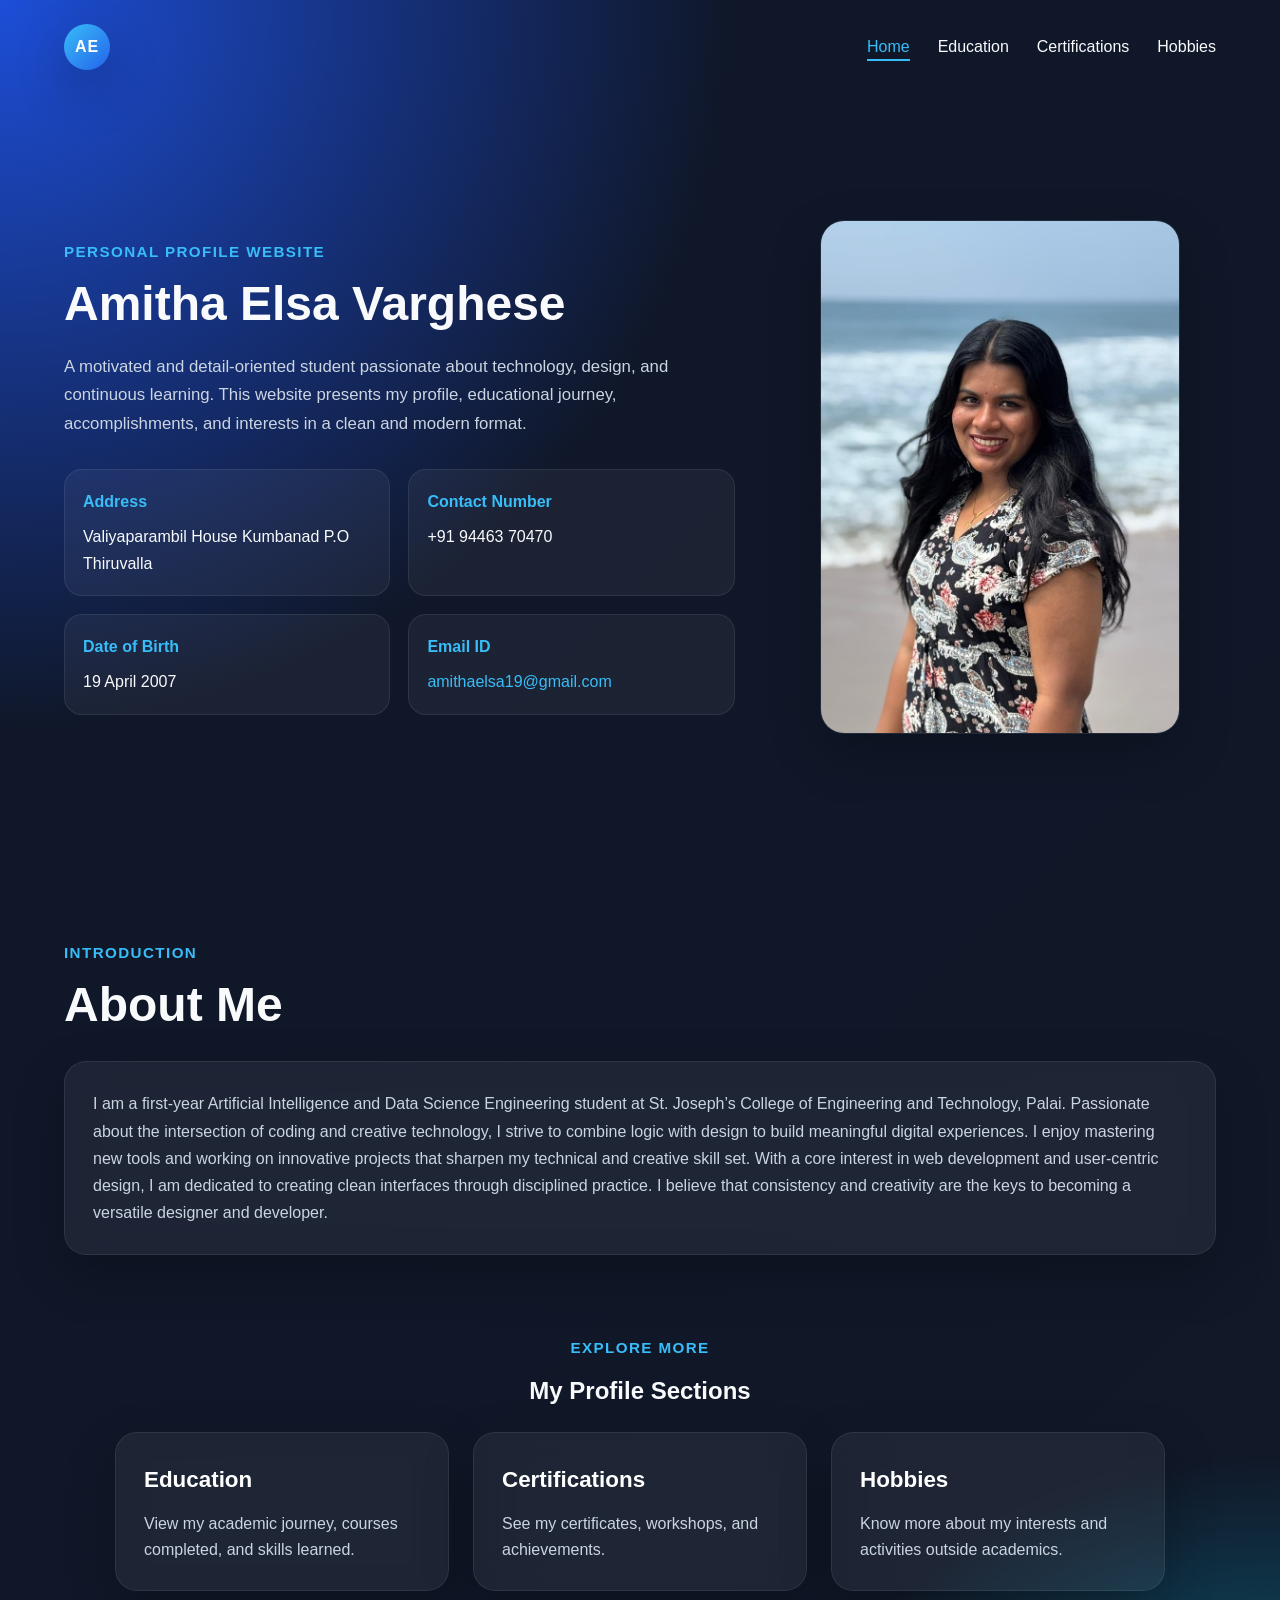
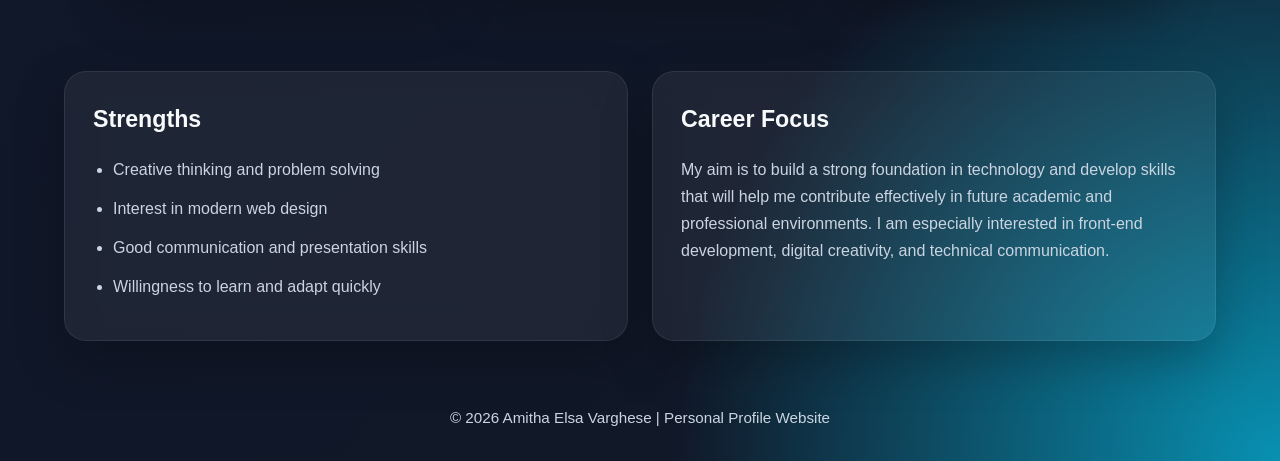
<file: index.html>
<!DOCTYPE html>
<html lang="en">
<head>
  <meta charset="UTF-8" />
  <meta name="viewport" content="width=device-width, initial-scale=1.0" />
  <title>Amitha Elsa Varghese | Profile</title>
  <link rel="stylesheet" href="style.css" />
</head>
<body>
  <header class="hero">
    <nav class="navbar">
      <div class="logo">AE</div>
      <ul class="nav-links">
        <li><a href="index.html" class="active">Home</a></li>
        <li><a href="education.html">Education</a></li>
        <li><a href="certifications.html">Certifications</a></li>
        <li><a href="hobbies.html">Hobbies</a></li>
      </ul>
    </nav>

    <div class="hero-content container">
      <div class="hero-text">
        <p class="tag">Personal Profile Website</p>
        <h1>Amitha Elsa Varghese</h1>
        <p class="subtitle">
          A motivated and detail-oriented student passionate about technology, design, and continuous learning. This website presents my profile, educational journey, accomplishments, and interests in a clean and modern format.
        </p>

        <div class="info-grid">
          <div class="info-card">
            <h3>Address</h3>
            <p>Valiyaparambil House Kumbanad P.O Thiruvalla </p>
          </div>
          <div class="info-card">
            <h3>Contact Number</h3>
            <p>+91 94463 70470</p>
          </div>
          <div class="info-card">
            <h3>Date of Birth</h3>
            <p>19 April 2007</p>
          </div>
          <div class="info-card">
            <h3>Email ID</h3>
            <p><a href="mailto:amithaelsa19@gmail.com">amithaelsa19@gmail.com</a></p>
          </div>
        </div>
      </div>

      <div class="hero-image">
        <img src="images/yourphoto.jpeg" alt="Profile Photo of Amitha" />
      </div>
    </div>
  </header>

  <main>
    <section class="section container">
      <div class="section-title">
        <p class="small-title">Introduction</p>
        <h2>About Me</h2>
      </div>
      <div class="glass-card">
        <p> I am a first-year Artificial Intelligence and Data Science Engineering student at St. Joseph’s College of Engineering and Technology, Palai. Passionate about the intersection of coding and creative technology, I strive to combine logic with design to build meaningful digital experiences. I enjoy mastering new tools and working on innovative projects that sharpen my technical and creative skill set. With a core interest in web development and user-centric design, I am dedicated to creating clean interfaces through disciplined practice. I believe that consistency and creativity are the keys to becoming a versatile designer and developer.
        </p>
      </div>
    </section>

    <section class="section quick-links-section">
  <p class="small-title">Explore More</p>
  <h2>My Profile Sections</h2>

  <div class="quick-links-grid">
    <a href="education.html" class="quick-card">
      <h3>Education</h3>
      <p>View my academic journey, courses completed, and skills learned.</p>
    </a>

    <a href="certifications.html" class="quick-card">
      <h3>Certifications</h3>
      <p>See my certificates, workshops, and achievements.</p>
    </a>

    <a href="hobbies.html" class="quick-card">
      <h3>Hobbies</h3>
      <p>Know more about my interests and activities outside academics.</p>
    </a>
  </div>
</section>

    <section class="section container two-column">
      <div class="glass-card">
        <h2>Strengths</h2>
        <ul class="styled-list">
          <li>Creative thinking and problem solving</li>
          <li>Interest in modern web design</li>
          <li>Good communication and presentation skills</li>
          <li>Willingness to learn and adapt quickly</li>
        </ul>
      </div>
       
      <div class="glass-card">
        <h2>Career Focus</h2>
        <p>
          My aim is to build a strong foundation in technology and develop skills
          that will help me contribute effectively in future academic and professional
          environments. I am especially interested in front-end development,
          digital creativity, and technical communication.
        </p>
      </div>
    </section>
  </main>

  <footer>
   <center> <p>© 2026 Amitha Elsa Varghese | Personal Profile Website</p> </center> 
  </footer>
</body>
</html>
</file>
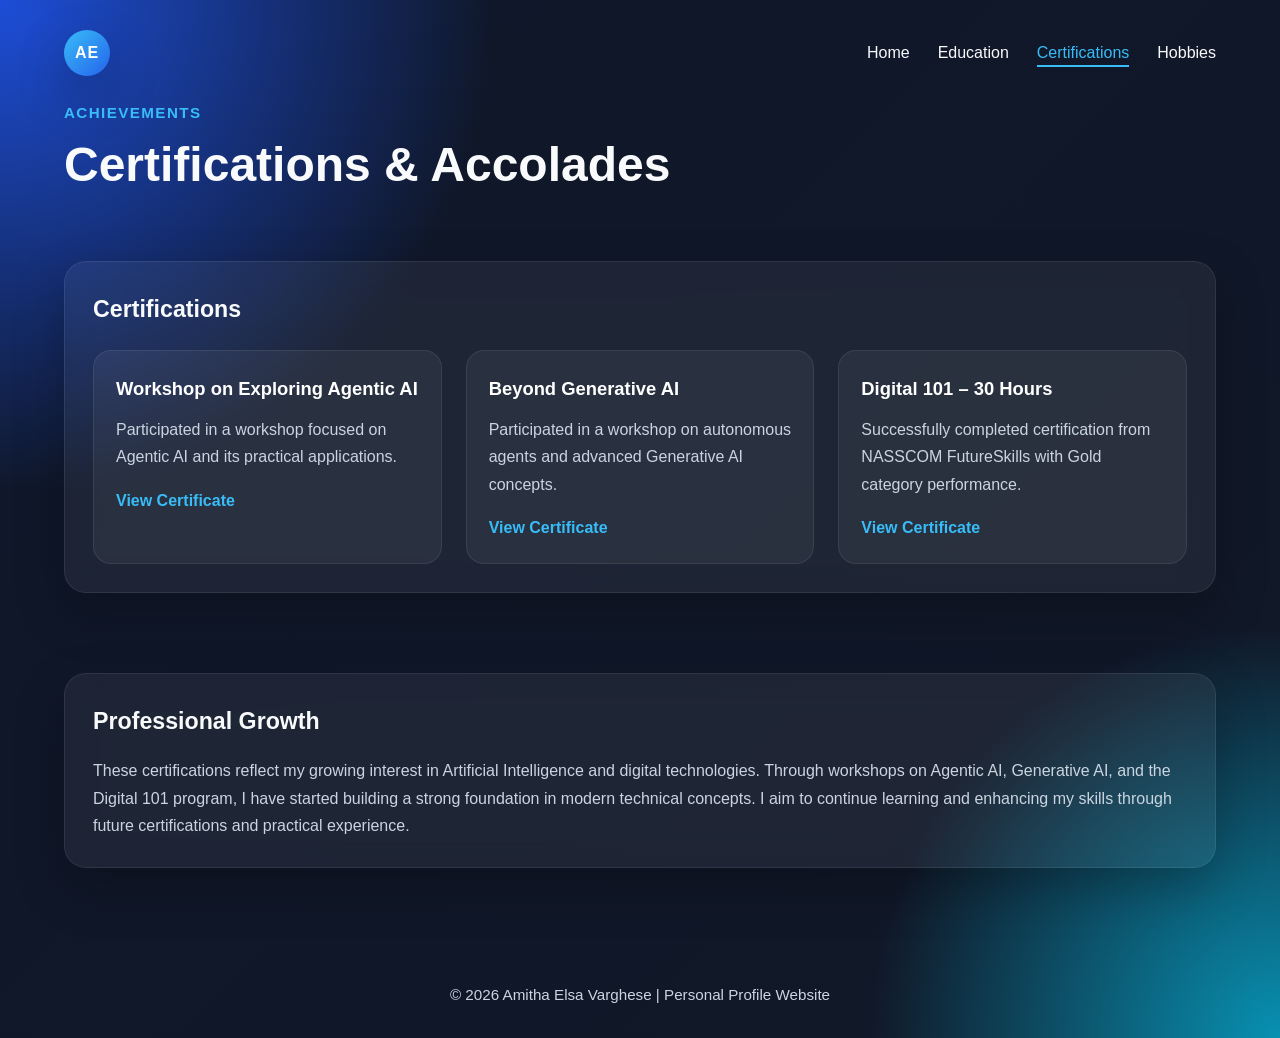
<file: certifications.html>
<!DOCTYPE html>
<html lang="en">
<head>
  <meta charset="UTF-8" />
  <meta name="viewport" content="width=device-width, initial-scale=1.0" />
  <title>Certifications | Amitha</title>
  <link rel="stylesheet" href="style.css" />
</head>
<body>
  <nav class="navbar solid-nav">
    <div class="logo">AE</div>
    <ul class="nav-links">
      <li><a href="index.html">Home</a></li>
      <li><a href="education.html">Education</a></li>
      <li><a href="certifications.html" class="active">Certifications</a></li>
      <li><a href="hobbies.html">Hobbies</a></li>
    </ul>
  </nav>

  <main class="container page-space">
    <section class="section-title">
      <p class="small-title">Achievements</p>
      <h1>Certifications & Accolades</h1>
    </section>

   <section class="section">
  <div class="glass-card">
    <h2>Certifications</h2>

    <div class="card-container">

      <div class="cert-card">
        <h3>Workshop on Exploring Agentic AI</h3>
        <p>
          Participated in a workshop focused on Agentic AI and its practical applications.
        </p>
        <a href="images/agentic-ai-certificate.jpeg" target="_blank">View Certificate</a>
      </div>

      <div class="cert-card">
        <h3>Beyond Generative AI</h3>
        <p>
          Participated in a workshop on autonomous agents and advanced Generative AI concepts.
        </p>
        <a href="images/beyond-generative-ai-certificate.jpeg" target="_blank">View Certificate</a>
      </div>

      <!-- NEW CERTIFICATE -->
      <div class="cert-card">
        <h3>Digital 101 – 30 Hours</h3>
        <p>
          Successfully completed certification from NASSCOM FutureSkills with Gold category performance.
        </p>
        <a href="images/digital.jpeg" target="_blank">View Certificate</a>
      </div>

    </div>
  </div>
</section>

<section class="section">
  <div class="glass-card">
    <h2>Professional Growth</h2>
    <p>
  These certifications reflect my growing interest in Artificial Intelligence and digital technologies. 
  Through workshops on Agentic AI, Generative AI, and the Digital 101 program, I have started building 
  a strong foundation in modern technical concepts. I aim to continue learning and enhancing my skills 
  through future certifications and practical experience.
</p>
  </div>
</section>
  </main>

  <footer>
    <center> <p>© 2026 Amitha Elsa Varghese | Personal Profile Website</p> </center> 
  </footer>
</body>
</html>
</file>
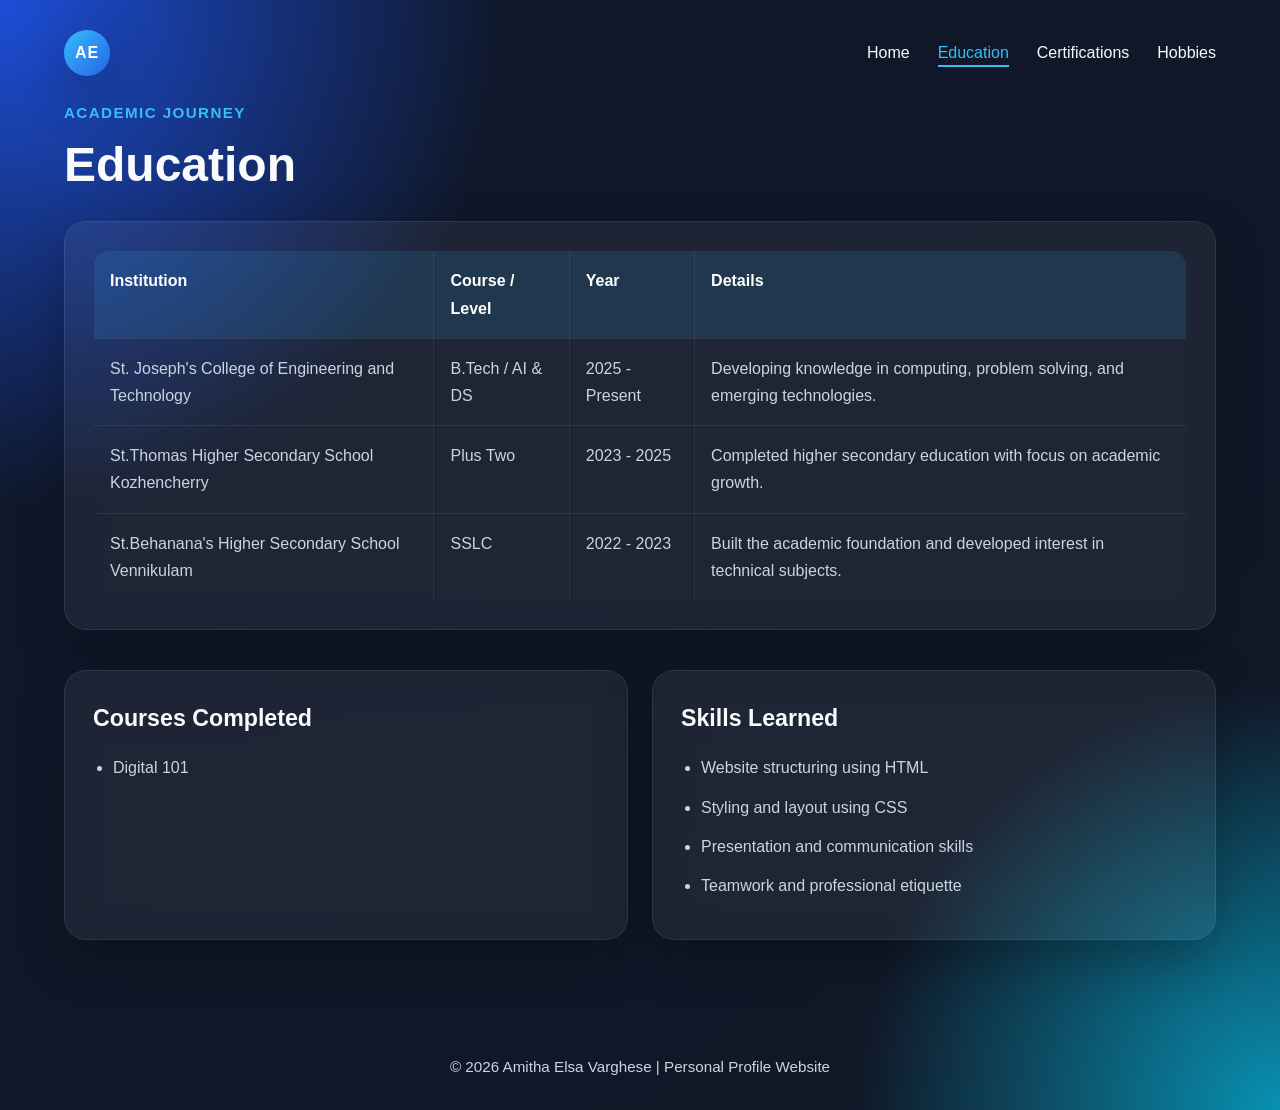
<file: education.html>
<!DOCTYPE html>
<html lang="en">
<head>
  <meta charset="UTF-8" />
  <meta name="viewport" content="width=device-width, initial-scale=1.0" />
  <title>Education | Amitha</title>
  <link rel="stylesheet" href="style.css" />
</head>
<body>
  <nav class="navbar solid-nav">
    <div class="logo">AE</div>
    <ul class="nav-links">
      <li><a href="index.html">Home</a></li>
      <li><a href="education.html" class="active">Education</a></li>
      <li><a href="certifications.html">Certifications</a></li>
      <li><a href="hobbies.html">Hobbies</a></li>
    </ul>
  </nav>

  <main class="container page-space">
    <section class="section-title">
      <p class="small-title">Academic Journey</p>
      <h1>Education</h1>
    </section>

    <section class="glass-card">
      <table>
        <thead>
          <tr>
            <th>Institution</th>
            <th>Course / Level</th>
            <th>Year</th>
            <th>Details</th>
          </tr>
        </thead>
        <tbody>
          <tr>
            <td>St. Joseph's College of Engineering and Technology</td>
            <td>B.Tech / AI & DS</td>
            <td>2025 - Present</td>
            <td>Developing knowledge in computing, problem solving, and emerging technologies.</td>
          </tr>
          <tr>
            <td>St.Thomas Higher Secondary School Kozhencherry</td>
            <td>Plus Two</td>
            <td>2023 - 2025</td>
            <td>Completed higher secondary education with focus on academic growth.</td>
          </tr>
          <tr>
            <td>St.Behanana's Higher Secondary School Vennikulam</td>
            <td>SSLC</td>
            <td>2022 - 2023</td>
            <td>Built the academic foundation and developed interest in technical subjects.</td>
          </tr>
        </tbody>
      </table>
    </section>

    <section class="section two-column">
      <div class="glass-card">
        <h2>Courses Completed</h2>
        <ul class="styled-list">
          <li>Digital 101</li>
        </ul>
      </div>

      <div class="glass-card">
        <h2>Skills Learned</h2>
        <ul class="styled-list">
          <li>Website structuring using HTML</li>
          <li>Styling and layout using CSS</li>
          <li>Presentation and communication skills</li>
          <li>Teamwork and professional etiquette</li>
        </ul>
      </div>
    </section>
  </main>

  <footer>
    <center> <p>© 2026 Amitha Elsa Varghese | Personal Profile Website</p> </center> 
  </footer>
</body>
</html>
</file>
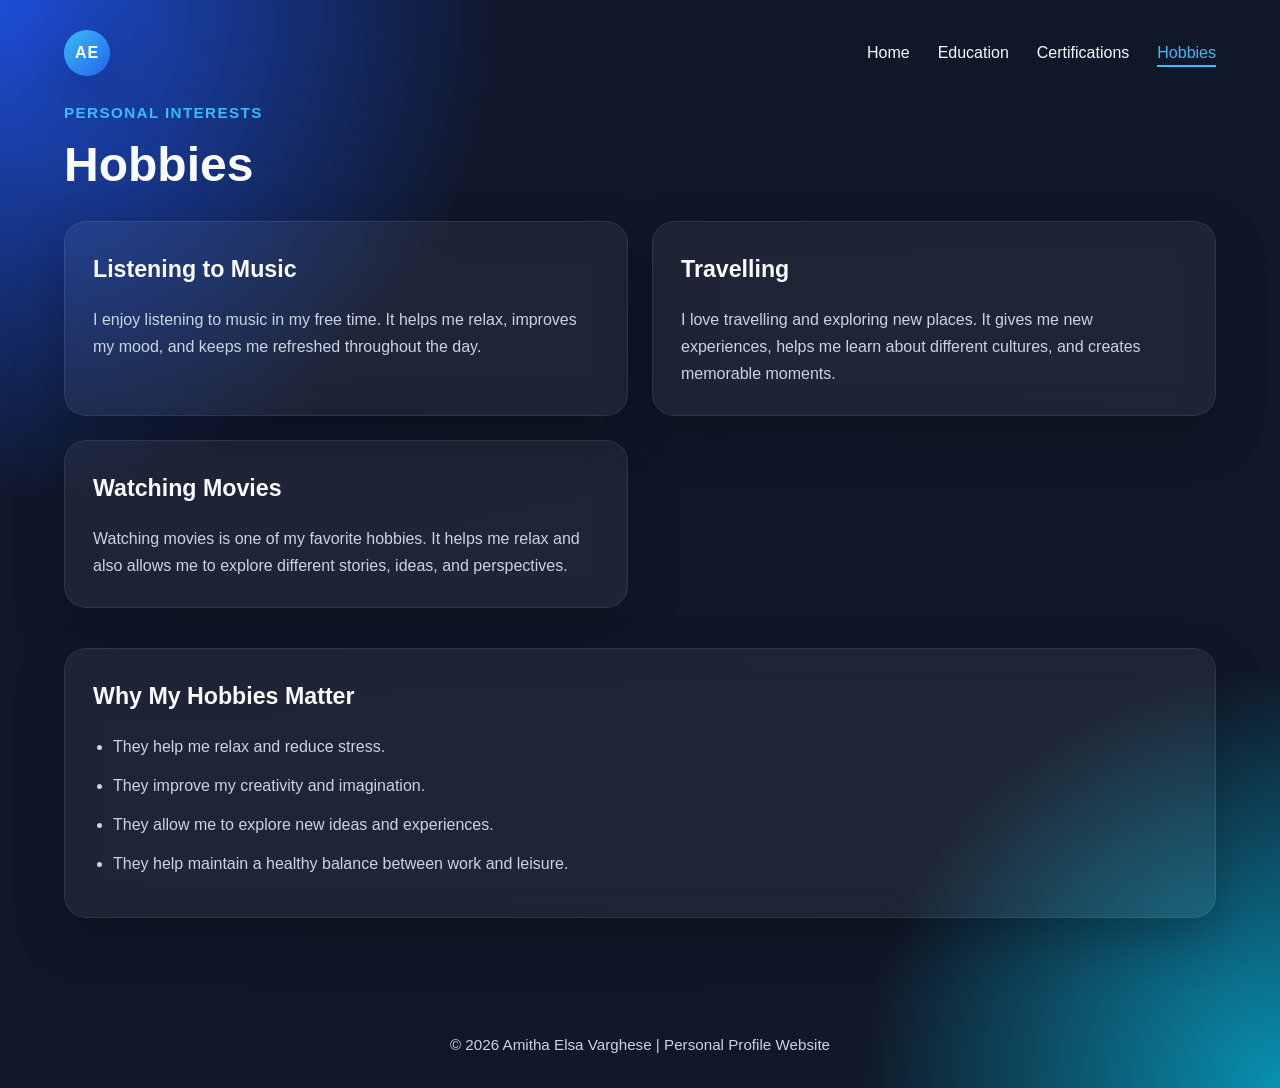
<file: hobbies.html>
<!DOCTYPE html>
<html lang="en">
<head>
  <meta charset="UTF-8" />
  <meta name="viewport" content="width=device-width, initial-scale=1.0" />
  <title>Hobbies | Amitha</title>
  <link rel="stylesheet" href="style.css" />
</head>
<body>
  <nav class="navbar solid-nav">
    <div class="logo">AE</div>
    <ul class="nav-links">
      <li><a href="index.html">Home</a></li>
      <li><a href="education.html">Education</a></li>
      <li><a href="certifications.html">Certifications</a></li>
      <li><a href="hobbies.html" class="active">Hobbies</a></li>
    </ul>
  </nav>

  <main class="container page-space">
    <section class="section-title">
      <p class="small-title">Personal Interests</p>
      <h1>Hobbies</h1>
    </section>

    <section class="hobby-grid">

  <div class="glass-card hobby-card">
    <h2>Listening to Music</h2>
    <p>
      I enjoy listening to music in my free time. It helps me relax, improves my mood,
      and keeps me refreshed throughout the day.
    </p>
  </div>

  <div class="glass-card hobby-card">
    <h2>Travelling</h2>
    <p>
      I love travelling and exploring new places. It gives me new experiences,
      helps me learn about different cultures, and creates memorable moments.
    </p>
  </div>

  <div class="glass-card hobby-card">
    <h2>Watching Movies</h2>
    <p>
      Watching movies is one of my favorite hobbies. It helps me relax and also
      allows me to explore different stories, ideas, and perspectives.
    </p>
  </div>

</section>

    <section class="section">
      <div class="glass-card">
        <h2>Why My Hobbies Matter</h2>
        <ul class="styled-list">
  <li>They help me relax and reduce stress.</li>
  <li>They improve my creativity and imagination.</li>
  <li>They allow me to explore new ideas and experiences.</li>
  <li>They help maintain a healthy balance between work and leisure.</li>
</ul>
      </div>
    </section>
  </main>

  <footer>
    <center> <p>© 2026 Amitha Elsa Varghese | Personal Profile Website</p> </center> 
  </footer>
</body>
</html>
</file>
<file: style.css>
/* ------------------------------
   Global Styles
------------------------------ */
* {
  margin: 0;
  padding: 0;
  box-sizing: border-box;
}

:root {
  --bg-dark: #0f172a;
  --bg-mid: #111827;
  --bg-light: #1e293b;
  --accent: #38bdf8;
  --accent-soft: rgba(56, 189, 248, 0.15);
  --text-main: #f8fafc;
  --text-soft: #cbd5e1;
  --white: #ffffff;
  --border: rgba(255, 255, 255, 0.08);
  --shadow: 0 20px 50px rgba(0, 0, 0, 0.25);
}

body {
  font-family: "Segoe UI", Arial, sans-serif;
  background:
    radial-gradient(circle at top left, #1d4ed8 0%, transparent 30%),
    radial-gradient(circle at bottom right, #0891b2 0%, transparent 25%),
    linear-gradient(135deg, var(--bg-dark), var(--bg-mid));
  color: var(--text-main);
  line-height: 1.7;
  min-height: 100vh;
}

.container {
  width: 90%;
  max-width: 1180px;
  margin: auto;
}

a {
  color: var(--accent);
  text-decoration: none;
}

a:hover {
  opacity: 0.9;
}

/* ------------------------------
   Navbar
------------------------------ */
.navbar {
  width: 90%;
  max-width: 1180px;
  margin: auto;
  padding: 24px 0;
  display: flex;
  justify-content: space-between;
  align-items: center;
}

.solid-nav {
  padding-top: 30px;
}

.logo {
  width: 46px;
  height: 46px;
  border-radius: 50%;
  display: grid;
  place-items: center;
  background: linear-gradient(135deg, var(--accent), #2563eb);
  color: var(--white);
  font-weight: 700;
  letter-spacing: 1px;
  box-shadow: var(--shadow);
}

.nav-links {
  list-style: none;
  display: flex;
  gap: 28px;
}

.nav-links a {
  color: var(--text-main);
  font-weight: 500;
  position: relative;
  padding-bottom: 6px;
}

.nav-links a.active,
.nav-links a:hover {
  color: var(--accent);
}

.nav-links a.active::after,
.nav-links a:hover::after {
  content: "";
  width: 100%;
  height: 2px;
  background: var(--accent);
  position: absolute;
  left: 0;
  bottom: 0;
}

/* ------------------------------
   Hero Section
------------------------------ */
.hero {
  min-height: 100vh;
  display: flex;
  flex-direction: column;
}

.hero-content {
  flex: 1;
  display: grid;
  grid-template-columns: 1.4fr 0.9fr;
  align-items: center;
  gap: 50px;
  padding: 20px 0 60px;
}

.tag,
.small-title {
  color: var(--accent);
  font-size: 0.95rem;
  font-weight: 600;
  letter-spacing: 1.4px;
  text-transform: uppercase;
  margin-bottom: 10px;
}

.hero-text h1,
.section-title h1,
.section-title h2 {
  font-size: 3rem;
  line-height: 1.2;
  margin-bottom: 20px;
}

.subtitle {
  color: var(--text-soft);
  max-width: 680px;
  margin-bottom: 30px;
  font-size: 1.05rem;
}

.hero-image {
  display: flex;
  justify-content: center;
}

.hero-image img {
  width: 100%;
  max-width: 360px;
  border-radius: 24px;
  object-fit: cover;
  border: 1px solid var(--border);
  box-shadow: var(--shadow);
}

/* ------------------------------
   Cards & Sections
------------------------------ */
.section {
  padding: 40px 0;
}

.page-space {
  padding-bottom: 50px;
}

.section-title {
  margin-bottom: 28px;
}

.glass-card {
  background: rgba(255, 255, 255, 0.06);
  backdrop-filter: blur(14px);
  border: 1px solid var(--border);
  border-radius: 22px;
  padding: 28px;
  box-shadow: var(--shadow);
}

.glass-card h2 {
  margin-bottom: 16px;
  font-size: 1.45rem;
}

.info-grid {
  display: grid;
  grid-template-columns: repeat(2, 1fr);
  gap: 18px;
  margin-top: 30px;
}

.info-card {
  background: rgba(255, 255, 255, 0.05);
  border: 1px solid var(--border);
  border-radius: 18px;
  padding: 18px;
}

.info-card h3 {
  margin-bottom: 8px;
  font-size: 1rem;
  color: var(--accent);
}

.two-column {
  display: grid;
  grid-template-columns: 1fr 1fr;
  gap: 24px;
}

.three-column {
  display: grid;
  grid-template-columns: 1fr 1fr 1fr;
  gap: 24px;
}

.hobby-grid {
  display: grid;
  grid-template-columns: repeat(2, 1fr);
  gap: 24px;
}

.hobby-card p,
.glass-card p,
td,
li {
  color: var(--text-soft);
}

/* ------------------------------
   Lists
------------------------------ */
.styled-list {
  padding-left: 20px;
}

.styled-list li {
  margin-bottom: 12px;
}

.ordered {
  padding-left: 22px;
}

/* ------------------------------
   Table
------------------------------ */
table {
  width: 100%;
  border-collapse: collapse;
  border: 1px solid var(--border);
  overflow: hidden;
  border-radius: 16px;
}

th,
td {
  padding: 16px;
  text-align: left;
  vertical-align: top;
  border: 1px solid var(--border);
}

th {
  background: rgba(56, 189, 248, 0.12);
  color: var(--white);
  font-weight: 600;
}

tr:hover {
  background: rgba(255, 255, 255, 0.04);
}

/* ------------------------------
   Footer
------------------------------ */
footer {
  text-align: center;
  padding: 24px 15px 30px;
  color: var(--text-soft);
  font-size: 0.95rem;
}

/* ------------------------------
   Responsive Design
------------------------------ */
@media (max-width: 900px) {
  .hero-content,
  .two-column,
  .hobby-grid,
  .info-grid {
    grid-template-columns: 1fr;
  }

  .hero-text h1,
  .section-title h1,
  .section-title h2 {
    font-size: 2.3rem;
  }

  .navbar {
    flex-direction: column;
    gap: 18px;
  }

  .nav-links {
    flex-wrap: wrap;
    justify-content: center;
    gap: 16px;
  }

  .hero-image img {
    max-width: 300px;
  }
}

.card-container {
  display: grid;
  grid-template-columns: repeat(auto-fit, minmax(260px, 1fr));
  gap: 24px;
  margin-top: 20px;
}

.cert-card {
  background: rgba(255, 255, 255, 0.05);
  border: 1px solid var(--border);
  border-radius: 18px;
  padding: 22px;
  transition: transform 0.3s ease, box-shadow 0.3s ease;
}

.cert-card:hover {
  transform: translateY(-6px);
  box-shadow: 0 10px 25px rgba(0, 0, 0, 0.2);
}

.cert-card h3 {
  font-size: 1.15rem;
  margin-bottom: 12px;
  color: var(--white);
}

.cert-card p {
  color: var(--text-soft);
  margin-bottom: 16px;
}

.cert-card a {
  color: var(--accent);
  font-weight: 600;
  text-decoration: none;
}

.cert-card a:hover {
  text-decoration: underline;
}




.quick-links-section {
  padding: 40px 0;
  text-align: center;
}

.quick-links-grid {
  display: grid;
  grid-template-columns: repeat(3, 1fr);
  gap: 24px;
  margin-top: 20px;
  max-width: 1050px;
  margin-left: auto;
  margin-right: auto;
}

.quick-card {
  display: block;
  background: rgba(255, 255, 255, 0.06);
  backdrop-filter: blur(14px);
  border: 1px solid var(--border);
  border-radius: 22px;
  padding: 28px;
  box-shadow: var(--shadow);
  text-decoration: none;
  transition: transform 0.3s ease, box-shadow 0.3s ease, border-color 0.3s ease;
  height: 100%;
  text-align: left;
}

.quick-card h3 {
  color: var(--white);
  margin-bottom: 12px;
  font-size: 1.4rem;
}

.quick-card p {
  color: var(--text-soft);
  line-height: 1.6;
}

.quick-card:hover {
  transform: translateY(-6px);
  box-shadow: 0 12px 28px rgba(0, 0, 0, 0.25);
  border-color: rgba(56, 189, 248, 0.35);
}

@media (max-width: 900px) {
  .quick-links-grid {
    grid-template-columns: 1fr;
  }
}
</file>
